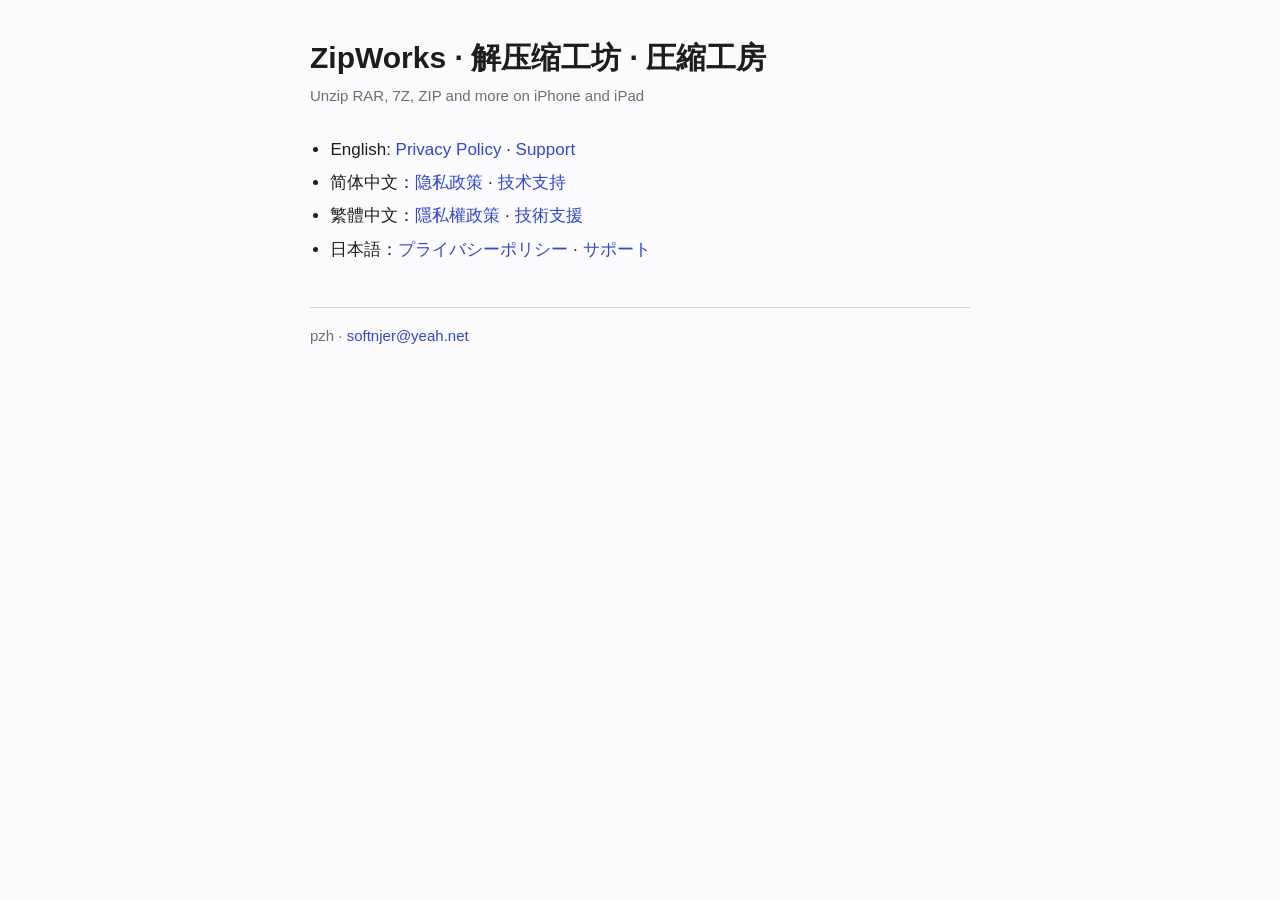
<file: index.html>
<!doctype html>
<html lang="en"><head><meta charset="utf-8"><meta name="viewport" content="width=device-width, initial-scale=1">
<title>ZipWorks</title><link rel="stylesheet" href="style.css"></head>
<body><main><header><h1>ZipWorks · 解压缩工坊 · 圧縮工房</h1></header>
<p class="meta">Unzip RAR, 7Z, ZIP and more on iPhone and iPad</p>
<ul><li>English: <a href="privacy/en.html">Privacy Policy</a> · <a href="support/en.html">Support</a></li><li>简体中文：<a href="privacy/zh-Hans.html">隐私政策</a> · <a href="support/zh-Hans.html">技术支持</a></li><li>繁體中文：<a href="privacy/zh-Hant.html">隱私權政策</a> · <a href="support/zh-Hant.html">技術支援</a></li><li>日本語：<a href="privacy/ja.html">プライバシーポリシー</a> · <a href="support/ja.html">サポート</a></li></ul>
<footer><div>pzh · <a href="mailto:softnjer@yeah.net">softnjer@yeah.net</a></div></footer></main></body></html>
</file>
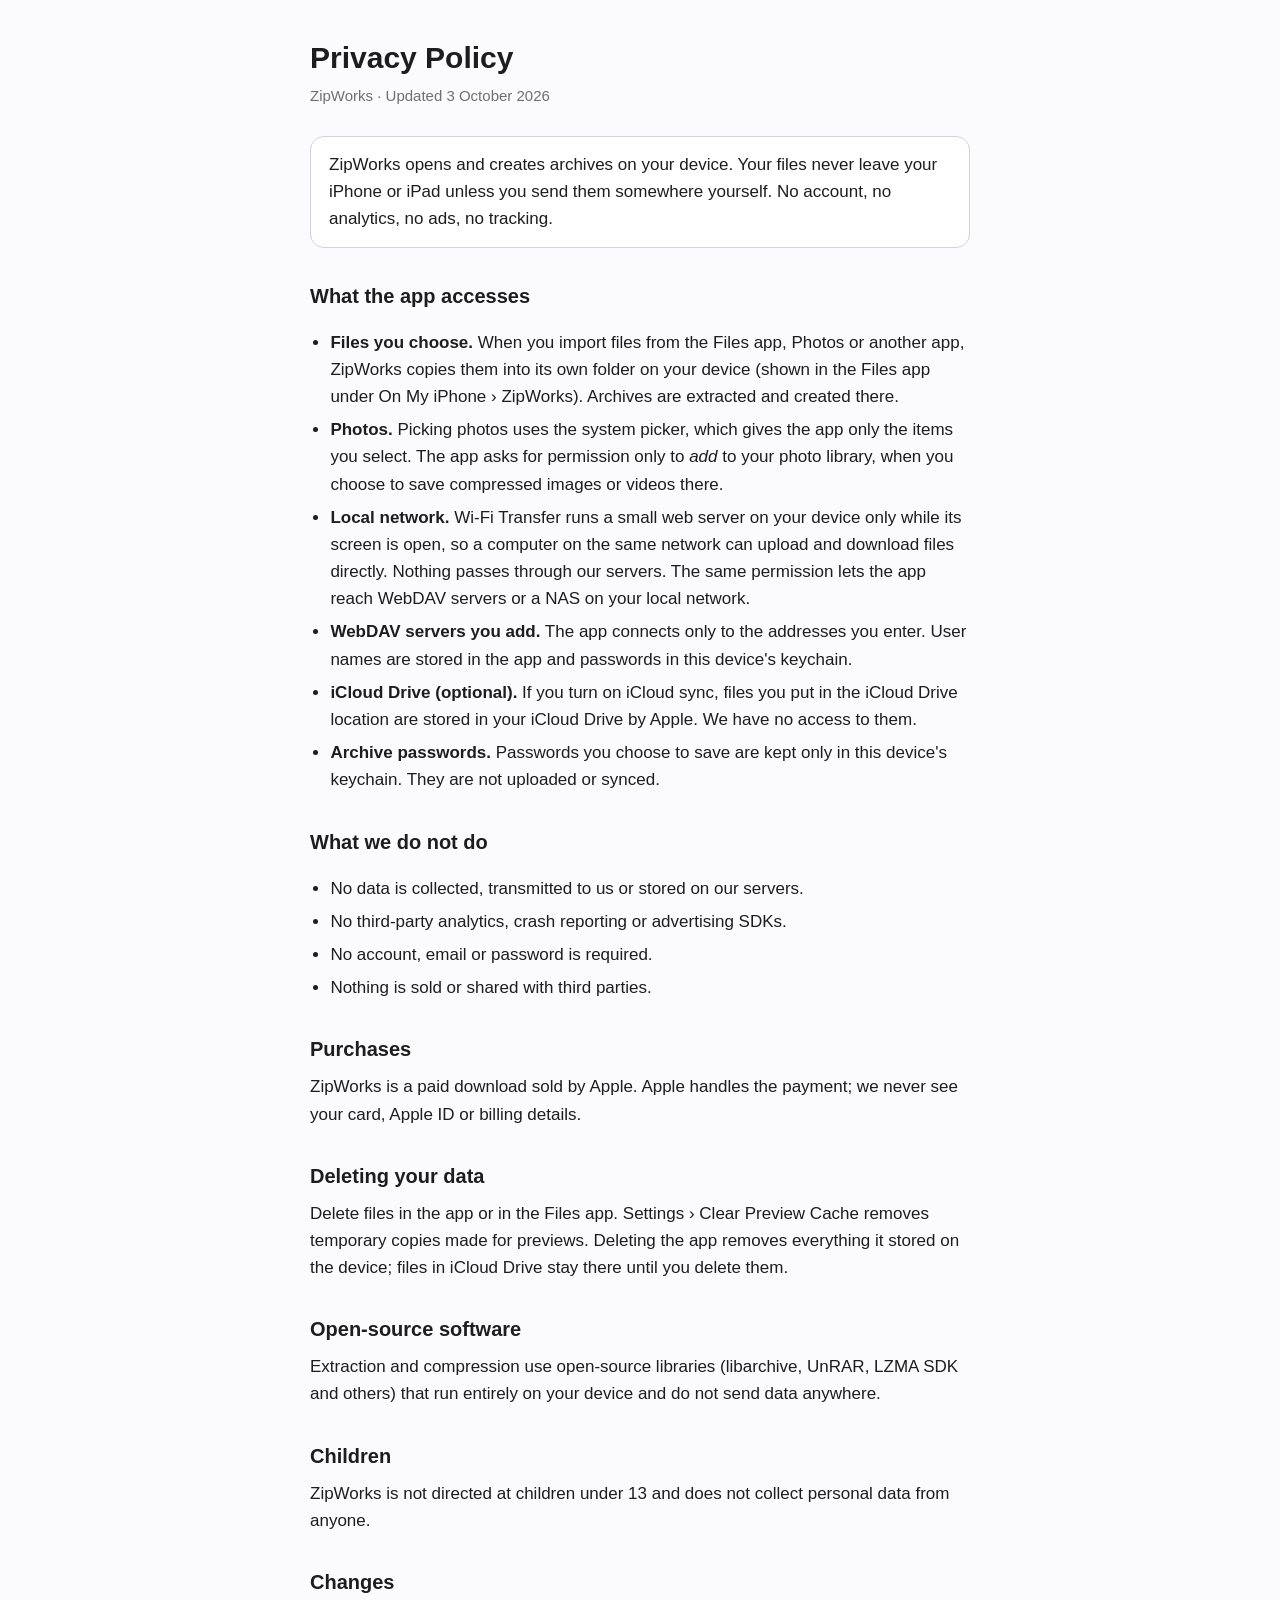
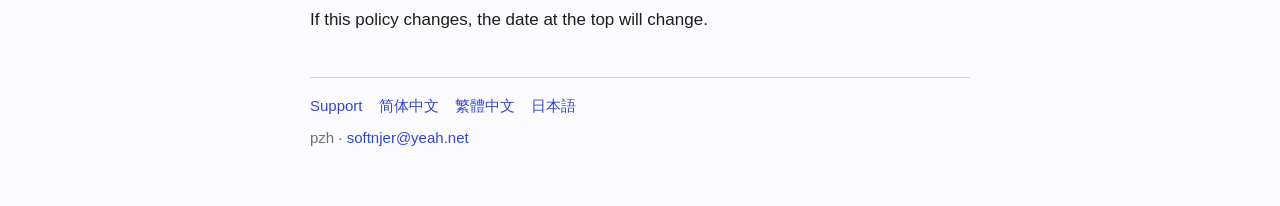
<file: privacy/en.html>
<!doctype html>
<html lang="en">
<head>
<meta charset="utf-8">
<meta name="viewport" content="width=device-width, initial-scale=1">
<title>Privacy Policy — ZipWorks</title>
<link rel="stylesheet" href="../style.css">
</head>
<body>
<main>
<header><h1>Privacy Policy</h1></header>
<p class="meta">ZipWorks · Updated 3 October 2026</p>
<p class="short">ZipWorks opens and creates archives on your device. Your files never leave your iPhone or iPad unless you send them somewhere yourself. No account, no analytics, no ads, no tracking.</p>
<h2>What the app accesses</h2>
<ul><li><b>Files you choose.</b> When you import files from the Files app, Photos or another app, ZipWorks copies them into its own folder on your device (shown in the Files app under On My iPhone › ZipWorks). Archives are extracted and created there.</li><li><b>Photos.</b> Picking photos uses the system picker, which gives the app only the items you select. The app asks for permission only to <i>add</i> to your photo library, when you choose to save compressed images or videos there.</li><li><b>Local network.</b> Wi-Fi Transfer runs a small web server on your device only while its screen is open, so a computer on the same network can upload and download files directly. Nothing passes through our servers. The same permission lets the app reach WebDAV servers or a NAS on your local network.</li><li><b>WebDAV servers you add.</b> The app connects only to the addresses you enter. User names are stored in the app and passwords in this device's keychain.</li><li><b>iCloud Drive (optional).</b> If you turn on iCloud sync, files you put in the iCloud Drive location are stored in your iCloud Drive by Apple. We have no access to them.</li><li><b>Archive passwords.</b> Passwords you choose to save are kept only in this device's keychain. They are not uploaded or synced.</li></ul>
<h2>What we do not do</h2>
<ul><li>No data is collected, transmitted to us or stored on our servers.</li><li>No third-party analytics, crash reporting or advertising SDKs.</li><li>No account, email or password is required.</li><li>Nothing is sold or shared with third parties.</li></ul>
<h2>Purchases</h2>
<p>ZipWorks is a paid download sold by Apple. Apple handles the payment; we never see your card, Apple ID or billing details.</p>
<h2>Deleting your data</h2>
<p>Delete files in the app or in the Files app. Settings › Clear Preview Cache removes temporary copies made for previews. Deleting the app removes everything it stored on the device; files in iCloud Drive stay there until you delete them.</p>
<h2>Open-source software</h2>
<p>Extraction and compression use open-source libraries (libarchive, UnRAR, LZMA SDK and others) that run entirely on your device and do not send data anywhere.</p>
<h2>Children</h2>
<p>ZipWorks is not directed at children under 13 and does not collect personal data from anyone.</p>
<h2>Changes</h2>
<p>If this policy changes, the date at the top will change.</p>
<footer>
<nav><a href="../support/en.html">Support</a> <a href="zh-Hans.html" lang="zh-Hans">简体中文</a> <a href="zh-Hant.html" lang="zh-Hant">繁體中文</a> <a href="ja.html" lang="ja">日本語</a></nav>
<div>pzh · <a href="mailto:softnjer@yeah.net">softnjer@yeah.net</a></div>
</footer>
</main>
</body>
</html>
</file>
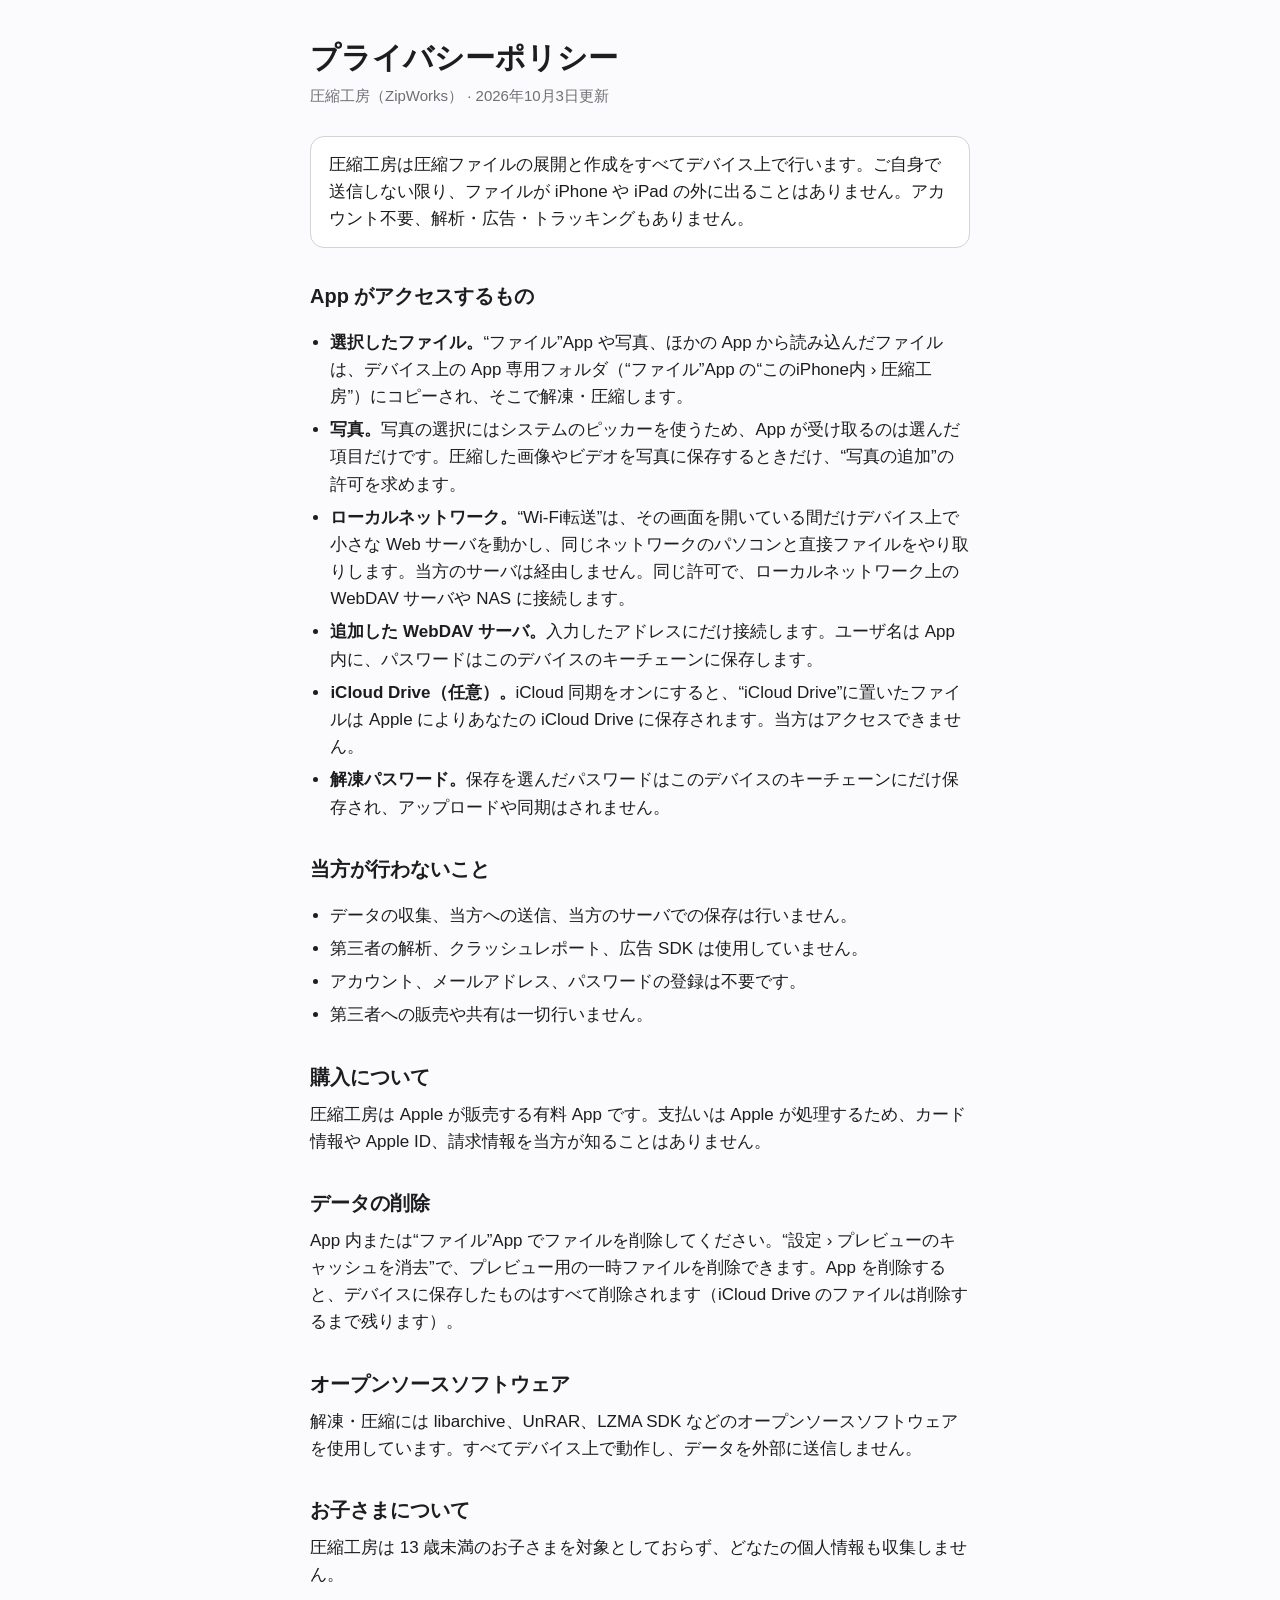
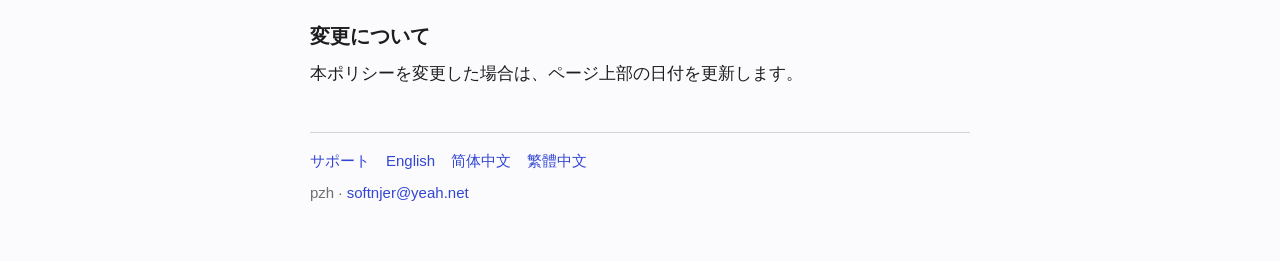
<file: privacy/ja.html>
<!doctype html>
<html lang="ja">
<head>
<meta charset="utf-8">
<meta name="viewport" content="width=device-width, initial-scale=1">
<title>プライバシーポリシー — 圧縮工房（ZipWorks）</title>
<link rel="stylesheet" href="../style.css">
</head>
<body>
<main>
<header><h1>プライバシーポリシー</h1></header>
<p class="meta">圧縮工房（ZipWorks） · 2026年10月3日更新</p>
<p class="short">圧縮工房は圧縮ファイルの展開と作成をすべてデバイス上で行います。ご自身で送信しない限り、ファイルが iPhone や iPad の外に出ることはありません。アカウント不要、解析・広告・トラッキングもありません。</p>
<h2>App がアクセスするもの</h2>
<ul><li><b>選択したファイル。</b>“ファイル”App や写真、ほかの App から読み込んだファイルは、デバイス上の App 専用フォルダ（“ファイル”App の“このiPhone内 › 圧縮工房”）にコピーされ、そこで解凍・圧縮します。</li><li><b>写真。</b>写真の選択にはシステムのピッカーを使うため、App が受け取るのは選んだ項目だけです。圧縮した画像やビデオを写真に保存するときだけ、“写真の追加”の許可を求めます。</li><li><b>ローカルネットワーク。</b>“Wi-Fi転送”は、その画面を開いている間だけデバイス上で小さな Web サーバを動かし、同じネットワークのパソコンと直接ファイルをやり取りします。当方のサーバは経由しません。同じ許可で、ローカルネットワーク上の WebDAV サーバや NAS に接続します。</li><li><b>追加した WebDAV サーバ。</b>入力したアドレスにだけ接続します。ユーザ名は App 内に、パスワードはこのデバイスのキーチェーンに保存します。</li><li><b>iCloud Drive（任意）。</b>iCloud 同期をオンにすると、“iCloud Drive”に置いたファイルは Apple によりあなたの iCloud Drive に保存されます。当方はアクセスできません。</li><li><b>解凍パスワード。</b>保存を選んだパスワードはこのデバイスのキーチェーンにだけ保存され、アップロードや同期はされません。</li></ul>
<h2>当方が行わないこと</h2>
<ul><li>データの収集、当方への送信、当方のサーバでの保存は行いません。</li><li>第三者の解析、クラッシュレポート、広告 SDK は使用していません。</li><li>アカウント、メールアドレス、パスワードの登録は不要です。</li><li>第三者への販売や共有は一切行いません。</li></ul>
<h2>購入について</h2>
<p>圧縮工房は Apple が販売する有料 App です。支払いは Apple が処理するため、カード情報や Apple ID、請求情報を当方が知ることはありません。</p>
<h2>データの削除</h2>
<p>App 内または“ファイル”App でファイルを削除してください。“設定 › プレビューのキャッシュを消去”で、プレビュー用の一時ファイルを削除できます。App を削除すると、デバイスに保存したものはすべて削除されます（iCloud Drive のファイルは削除するまで残ります）。</p>
<h2>オープンソースソフトウェア</h2>
<p>解凍・圧縮には libarchive、UnRAR、LZMA SDK などのオープンソースソフトウェアを使用しています。すべてデバイス上で動作し、データを外部に送信しません。</p>
<h2>お子さまについて</h2>
<p>圧縮工房は 13 歳未満のお子さまを対象としておらず、どなたの個人情報も収集しません。</p>
<h2>変更について</h2>
<p>本ポリシーを変更した場合は、ページ上部の日付を更新します。</p>
<footer>
<nav><a href="../support/ja.html">サポート</a> <a href="en.html" lang="en">English</a> <a href="zh-Hans.html" lang="zh-Hans">简体中文</a> <a href="zh-Hant.html" lang="zh-Hant">繁體中文</a></nav>
<div>pzh · <a href="mailto:softnjer@yeah.net">softnjer@yeah.net</a></div>
</footer>
</main>
</body>
</html>
</file>
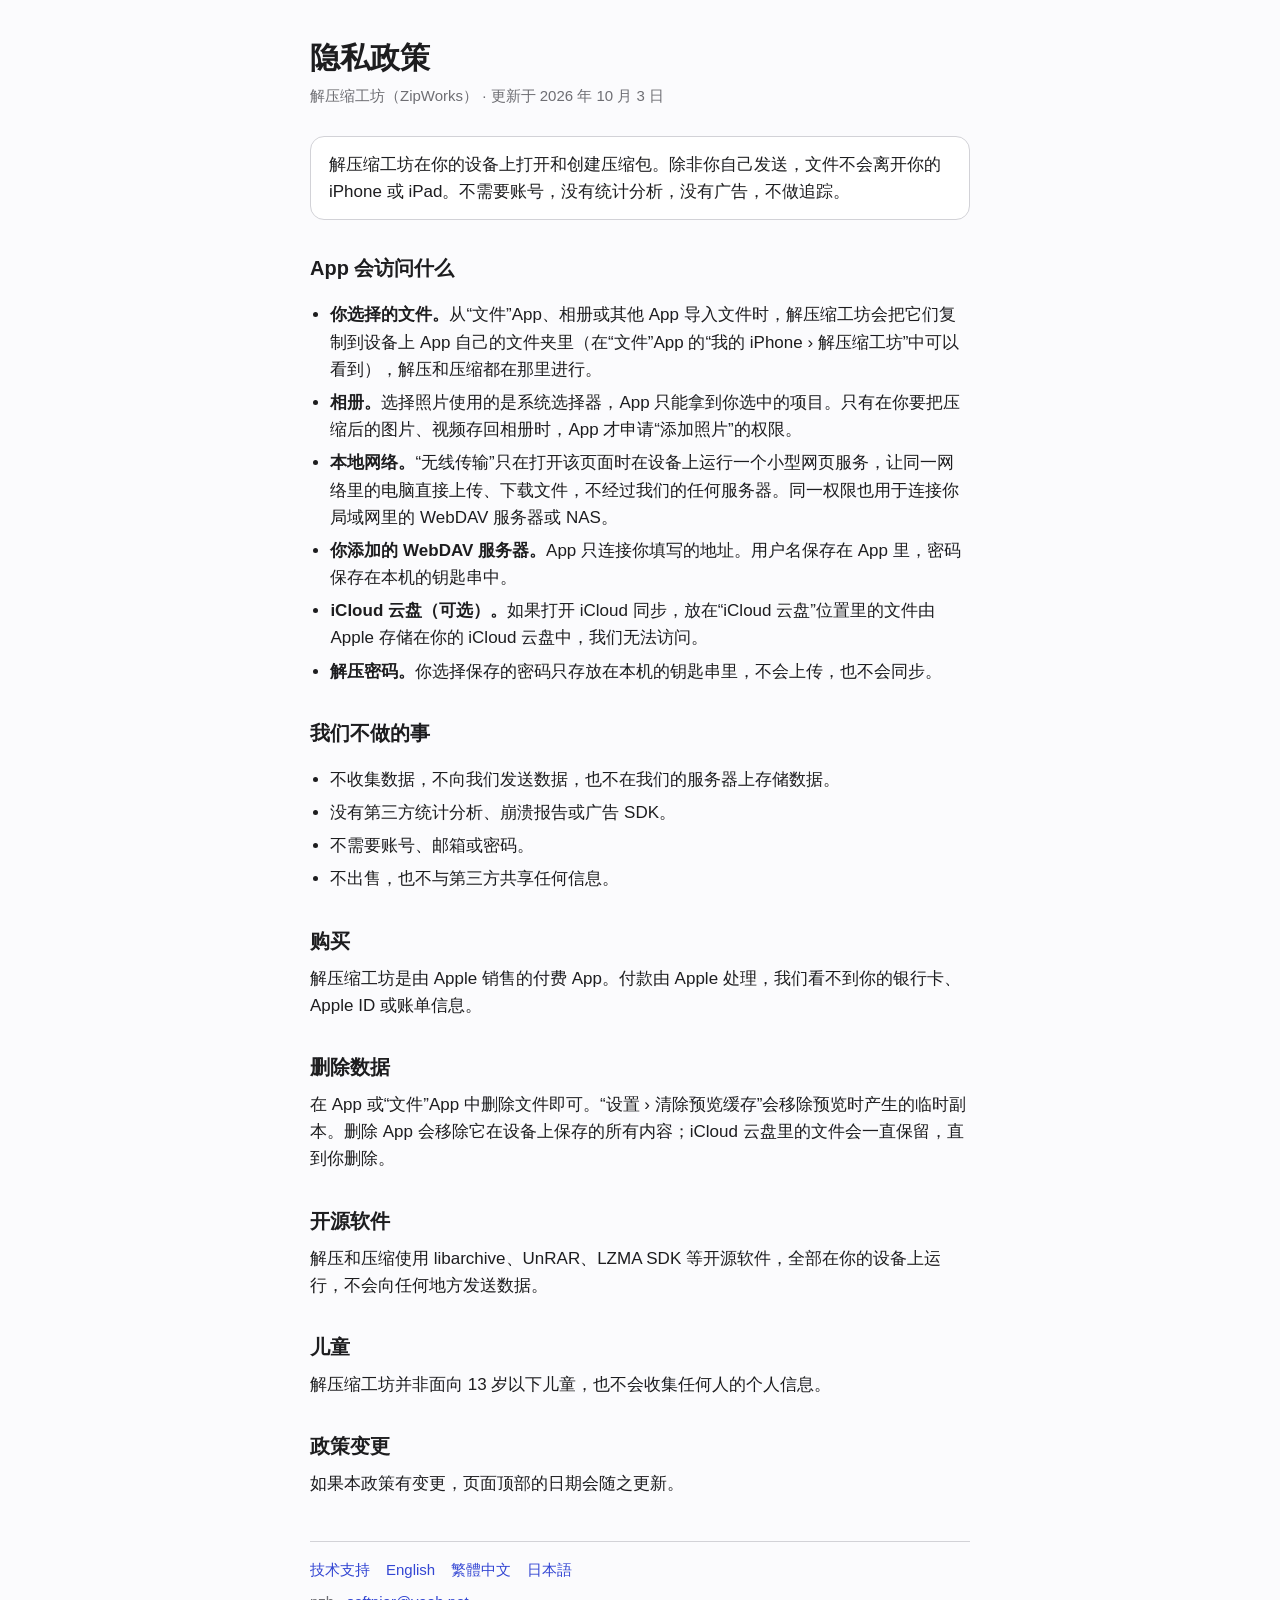
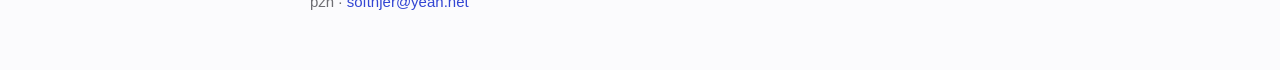
<file: privacy/zh-Hans.html>
<!doctype html>
<html lang="zh-Hans">
<head>
<meta charset="utf-8">
<meta name="viewport" content="width=device-width, initial-scale=1">
<title>隐私政策 — 解压缩工坊（ZipWorks）</title>
<link rel="stylesheet" href="../style.css">
</head>
<body>
<main>
<header><h1>隐私政策</h1></header>
<p class="meta">解压缩工坊（ZipWorks） · 更新于 2026 年 10 月 3 日</p>
<p class="short">解压缩工坊在你的设备上打开和创建压缩包。除非你自己发送，文件不会离开你的 iPhone 或 iPad。不需要账号，没有统计分析，没有广告，不做追踪。</p>
<h2>App 会访问什么</h2>
<ul><li><b>你选择的文件。</b>从“文件”App、相册或其他 App 导入文件时，解压缩工坊会把它们复制到设备上 App 自己的文件夹里（在“文件”App 的“我的 iPhone › 解压缩工坊”中可以看到），解压和压缩都在那里进行。</li><li><b>相册。</b>选择照片使用的是系统选择器，App 只能拿到你选中的项目。只有在你要把压缩后的图片、视频存回相册时，App 才申请“添加照片”的权限。</li><li><b>本地网络。</b>“无线传输”只在打开该页面时在设备上运行一个小型网页服务，让同一网络里的电脑直接上传、下载文件，不经过我们的任何服务器。同一权限也用于连接你局域网里的 WebDAV 服务器或 NAS。</li><li><b>你添加的 WebDAV 服务器。</b>App 只连接你填写的地址。用户名保存在 App 里，密码保存在本机的钥匙串中。</li><li><b>iCloud 云盘（可选）。</b>如果打开 iCloud 同步，放在“iCloud 云盘”位置里的文件由 Apple 存储在你的 iCloud 云盘中，我们无法访问。</li><li><b>解压密码。</b>你选择保存的密码只存放在本机的钥匙串里，不会上传，也不会同步。</li></ul>
<h2>我们不做的事</h2>
<ul><li>不收集数据，不向我们发送数据，也不在我们的服务器上存储数据。</li><li>没有第三方统计分析、崩溃报告或广告 SDK。</li><li>不需要账号、邮箱或密码。</li><li>不出售，也不与第三方共享任何信息。</li></ul>
<h2>购买</h2>
<p>解压缩工坊是由 Apple 销售的付费 App。付款由 Apple 处理，我们看不到你的银行卡、Apple ID 或账单信息。</p>
<h2>删除数据</h2>
<p>在 App 或“文件”App 中删除文件即可。“设置 › 清除预览缓存”会移除预览时产生的临时副本。删除 App 会移除它在设备上保存的所有内容；iCloud 云盘里的文件会一直保留，直到你删除。</p>
<h2>开源软件</h2>
<p>解压和压缩使用 libarchive、UnRAR、LZMA SDK 等开源软件，全部在你的设备上运行，不会向任何地方发送数据。</p>
<h2>儿童</h2>
<p>解压缩工坊并非面向 13 岁以下儿童，也不会收集任何人的个人信息。</p>
<h2>政策变更</h2>
<p>如果本政策有变更，页面顶部的日期会随之更新。</p>
<footer>
<nav><a href="../support/zh-Hans.html">技术支持</a> <a href="en.html" lang="en">English</a> <a href="zh-Hant.html" lang="zh-Hant">繁體中文</a> <a href="ja.html" lang="ja">日本語</a></nav>
<div>pzh · <a href="mailto:softnjer@yeah.net">softnjer@yeah.net</a></div>
</footer>
</main>
</body>
</html>
</file>
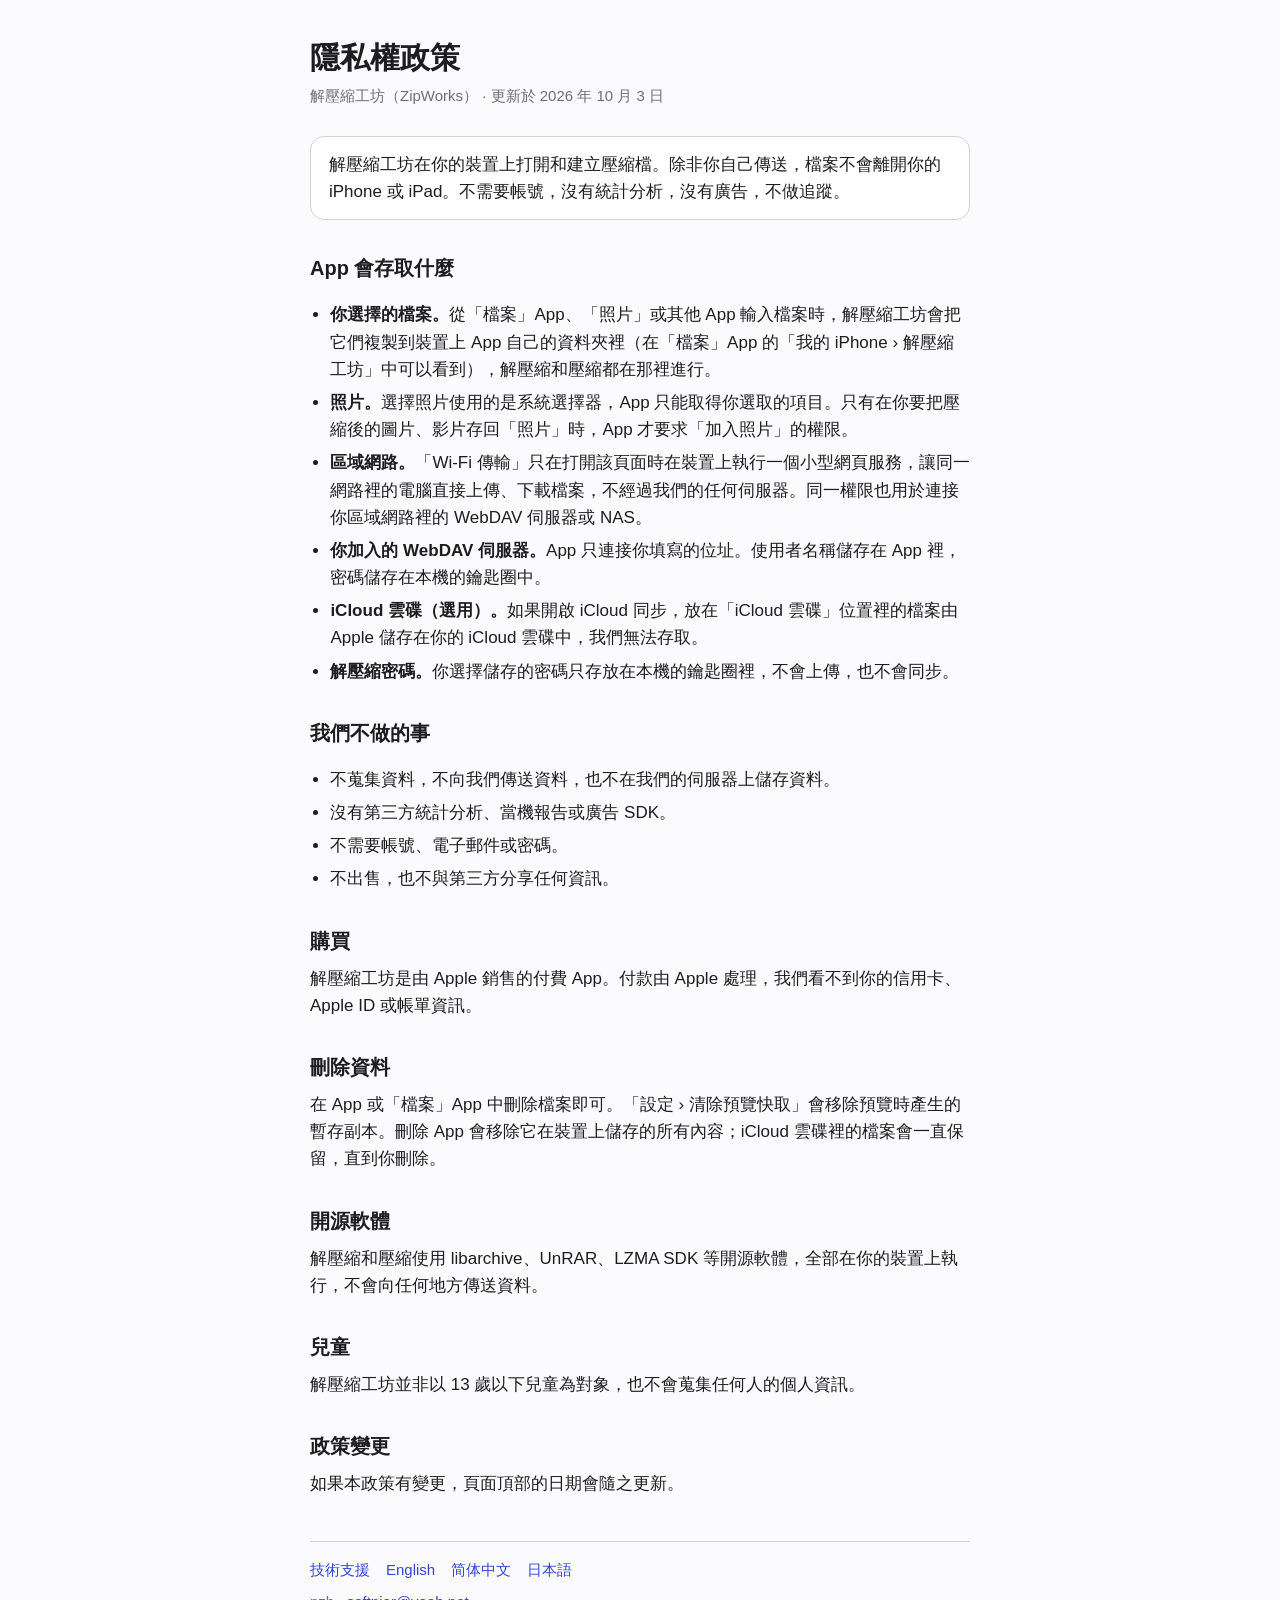
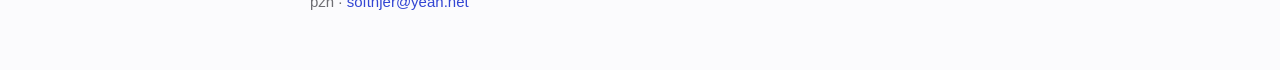
<file: privacy/zh-Hant.html>
<!doctype html>
<html lang="zh-Hant">
<head>
<meta charset="utf-8">
<meta name="viewport" content="width=device-width, initial-scale=1">
<title>隱私權政策 — 解壓縮工坊（ZipWorks）</title>
<link rel="stylesheet" href="../style.css">
</head>
<body>
<main>
<header><h1>隱私權政策</h1></header>
<p class="meta">解壓縮工坊（ZipWorks） · 更新於 2026 年 10 月 3 日</p>
<p class="short">解壓縮工坊在你的裝置上打開和建立壓縮檔。除非你自己傳送，檔案不會離開你的 iPhone 或 iPad。不需要帳號，沒有統計分析，沒有廣告，不做追蹤。</p>
<h2>App 會存取什麼</h2>
<ul><li><b>你選擇的檔案。</b>從「檔案」App、「照片」或其他 App 輸入檔案時，解壓縮工坊會把它們複製到裝置上 App 自己的資料夾裡（在「檔案」App 的「我的 iPhone › 解壓縮工坊」中可以看到），解壓縮和壓縮都在那裡進行。</li><li><b>照片。</b>選擇照片使用的是系統選擇器，App 只能取得你選取的項目。只有在你要把壓縮後的圖片、影片存回「照片」時，App 才要求「加入照片」的權限。</li><li><b>區域網路。</b>「Wi-Fi 傳輸」只在打開該頁面時在裝置上執行一個小型網頁服務，讓同一網路裡的電腦直接上傳、下載檔案，不經過我們的任何伺服器。同一權限也用於連接你區域網路裡的 WebDAV 伺服器或 NAS。</li><li><b>你加入的 WebDAV 伺服器。</b>App 只連接你填寫的位址。使用者名稱儲存在 App 裡，密碼儲存在本機的鑰匙圈中。</li><li><b>iCloud 雲碟（選用）。</b>如果開啟 iCloud 同步，放在「iCloud 雲碟」位置裡的檔案由 Apple 儲存在你的 iCloud 雲碟中，我們無法存取。</li><li><b>解壓縮密碼。</b>你選擇儲存的密碼只存放在本機的鑰匙圈裡，不會上傳，也不會同步。</li></ul>
<h2>我們不做的事</h2>
<ul><li>不蒐集資料，不向我們傳送資料，也不在我們的伺服器上儲存資料。</li><li>沒有第三方統計分析、當機報告或廣告 SDK。</li><li>不需要帳號、電子郵件或密碼。</li><li>不出售，也不與第三方分享任何資訊。</li></ul>
<h2>購買</h2>
<p>解壓縮工坊是由 Apple 銷售的付費 App。付款由 Apple 處理，我們看不到你的信用卡、Apple ID 或帳單資訊。</p>
<h2>刪除資料</h2>
<p>在 App 或「檔案」App 中刪除檔案即可。「設定 › 清除預覽快取」會移除預覽時產生的暫存副本。刪除 App 會移除它在裝置上儲存的所有內容；iCloud 雲碟裡的檔案會一直保留，直到你刪除。</p>
<h2>開源軟體</h2>
<p>解壓縮和壓縮使用 libarchive、UnRAR、LZMA SDK 等開源軟體，全部在你的裝置上執行，不會向任何地方傳送資料。</p>
<h2>兒童</h2>
<p>解壓縮工坊並非以 13 歲以下兒童為對象，也不會蒐集任何人的個人資訊。</p>
<h2>政策變更</h2>
<p>如果本政策有變更，頁面頂部的日期會隨之更新。</p>
<footer>
<nav><a href="../support/zh-Hant.html">技術支援</a> <a href="en.html" lang="en">English</a> <a href="zh-Hans.html" lang="zh-Hans">简体中文</a> <a href="ja.html" lang="ja">日本語</a></nav>
<div>pzh · <a href="mailto:softnjer@yeah.net">softnjer@yeah.net</a></div>
</footer>
</main>
</body>
</html>
</file>
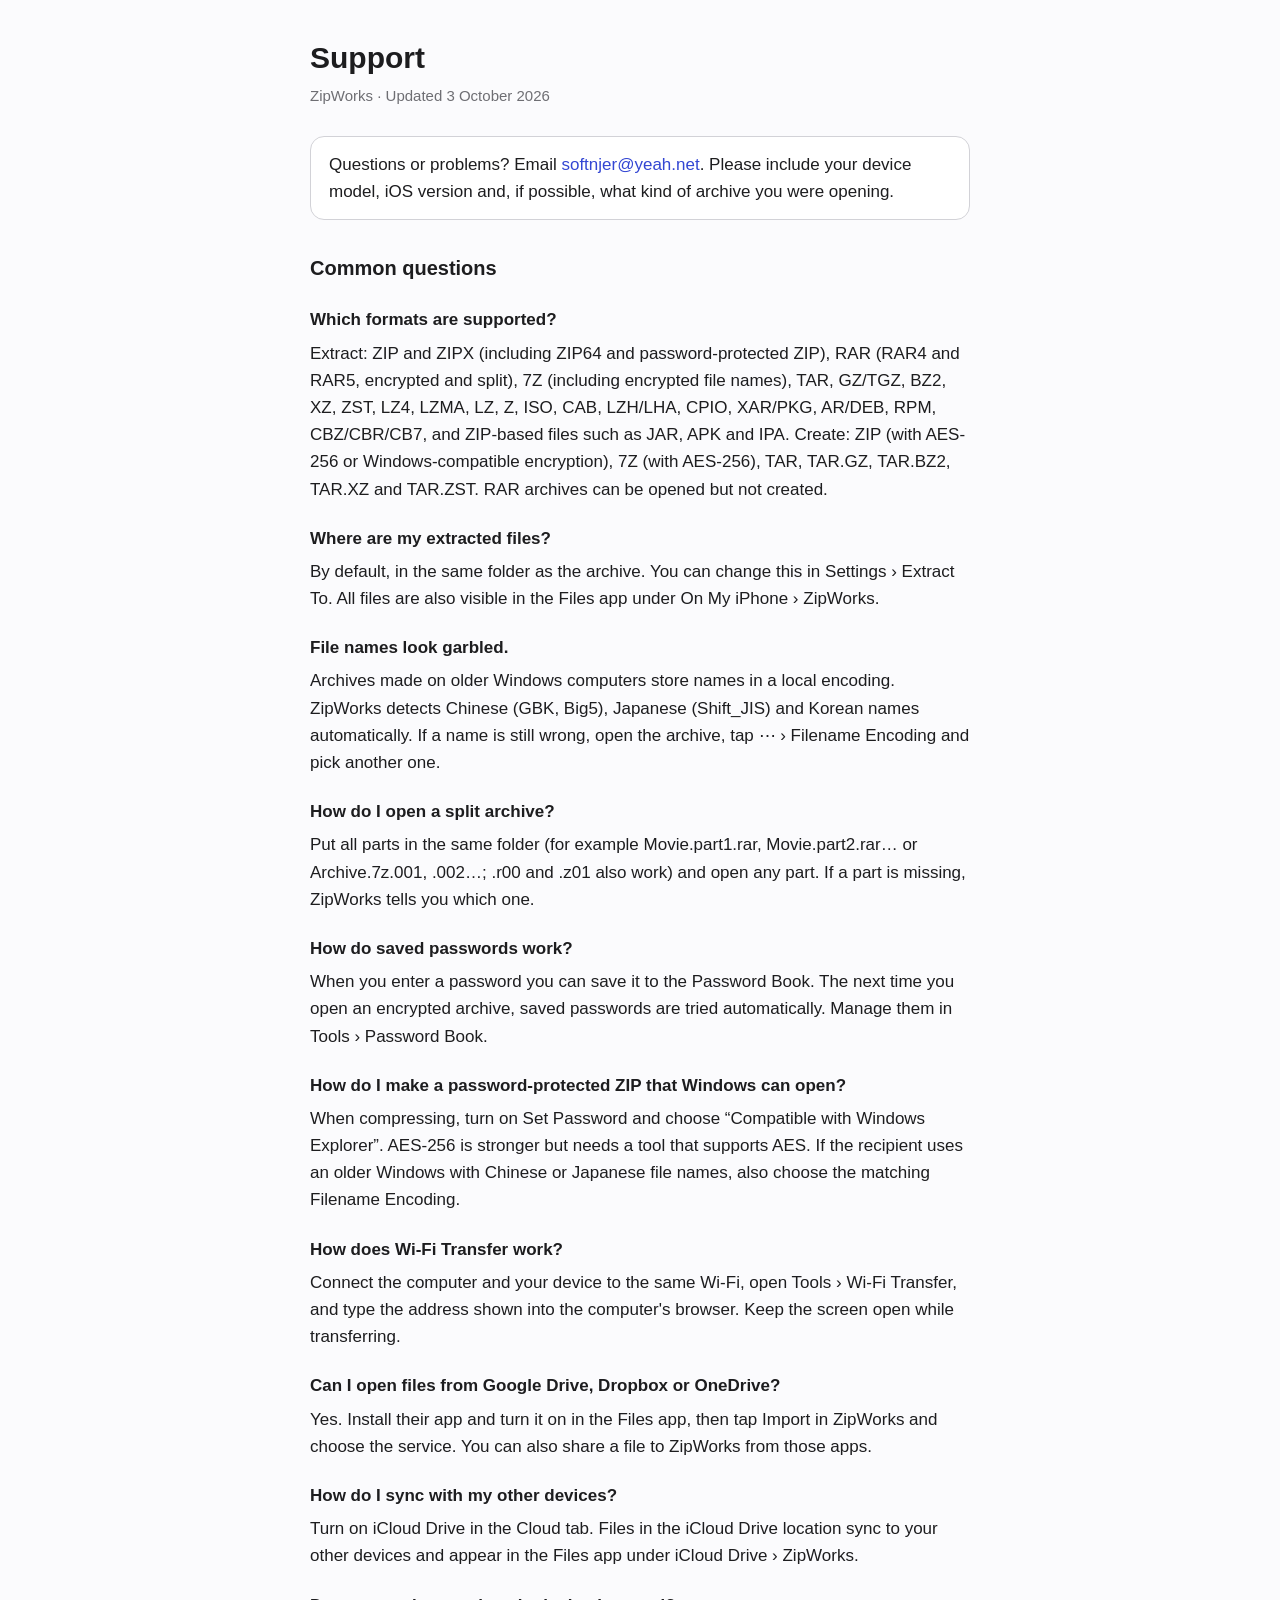
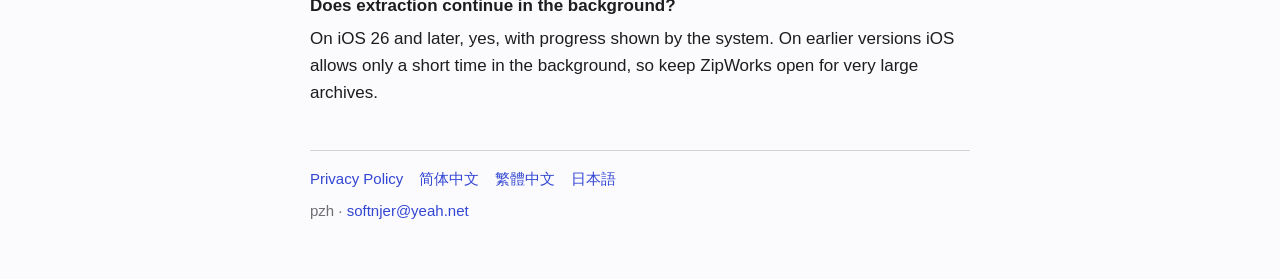
<file: support/en.html>
<!doctype html>
<html lang="en">
<head>
<meta charset="utf-8">
<meta name="viewport" content="width=device-width, initial-scale=1">
<title>Support — ZipWorks</title>
<link rel="stylesheet" href="../style.css">
</head>
<body>
<main>
<header><h1>Support</h1></header>
<p class="meta">ZipWorks · Updated 3 October 2026</p>
<p class="short">Questions or problems? Email <a href="mailto:softnjer@yeah.net">softnjer@yeah.net</a>. Please include your device model, iOS version and, if possible, what kind of archive you were opening.</p>
<h2>Common questions</h2>
<h3>Which formats are supported?</h3>
<p>Extract: ZIP and ZIPX (including ZIP64 and password-protected ZIP), RAR (RAR4 and RAR5, encrypted and split), 7Z (including encrypted file names), TAR, GZ/TGZ, BZ2, XZ, ZST, LZ4, LZMA, LZ, Z, ISO, CAB, LZH/LHA, CPIO, XAR/PKG, AR/DEB, RPM, CBZ/CBR/CB7, and ZIP-based files such as JAR, APK and IPA. Create: ZIP (with AES-256 or Windows-compatible encryption), 7Z (with AES-256), TAR, TAR.GZ, TAR.BZ2, TAR.XZ and TAR.ZST. RAR archives can be opened but not created.</p>
<h3>Where are my extracted files?</h3>
<p>By default, in the same folder as the archive. You can change this in Settings › Extract To. All files are also visible in the Files app under On My iPhone › ZipWorks.</p>
<h3>File names look garbled.</h3>
<p>Archives made on older Windows computers store names in a local encoding. ZipWorks detects Chinese (GBK, Big5), Japanese (Shift_JIS) and Korean names automatically. If a name is still wrong, open the archive, tap ⋯ › Filename Encoding and pick another one.</p>
<h3>How do I open a split archive?</h3>
<p>Put all parts in the same folder (for example Movie.part1.rar, Movie.part2.rar… or Archive.7z.001, .002…; .r00 and .z01 also work) and open any part. If a part is missing, ZipWorks tells you which one.</p>
<h3>How do saved passwords work?</h3>
<p>When you enter a password you can save it to the Password Book. The next time you open an encrypted archive, saved passwords are tried automatically. Manage them in Tools › Password Book.</p>
<h3>How do I make a password-protected ZIP that Windows can open?</h3>
<p>When compressing, turn on Set Password and choose “Compatible with Windows Explorer”. AES-256 is stronger but needs a tool that supports AES. If the recipient uses an older Windows with Chinese or Japanese file names, also choose the matching Filename Encoding.</p>
<h3>How does Wi-Fi Transfer work?</h3>
<p>Connect the computer and your device to the same Wi-Fi, open Tools › Wi-Fi Transfer, and type the address shown into the computer&#x27;s browser. Keep the screen open while transferring.</p>
<h3>Can I open files from Google Drive, Dropbox or OneDrive?</h3>
<p>Yes. Install their app and turn it on in the Files app, then tap Import in ZipWorks and choose the service. You can also share a file to ZipWorks from those apps.</p>
<h3>How do I sync with my other devices?</h3>
<p>Turn on iCloud Drive in the Cloud tab. Files in the iCloud Drive location sync to your other devices and appear in the Files app under iCloud Drive › ZipWorks.</p>
<h3>Does extraction continue in the background?</h3>
<p>On iOS 26 and later, yes, with progress shown by the system. On earlier versions iOS allows only a short time in the background, so keep ZipWorks open for very large archives.</p>
<footer>
<nav><a href="../privacy/en.html">Privacy Policy</a> <a href="zh-Hans.html" lang="zh-Hans">简体中文</a> <a href="zh-Hant.html" lang="zh-Hant">繁體中文</a> <a href="ja.html" lang="ja">日本語</a></nav>
<div>pzh · <a href="mailto:softnjer@yeah.net">softnjer@yeah.net</a></div>
</footer>
</main>
</body>
</html>
</file>
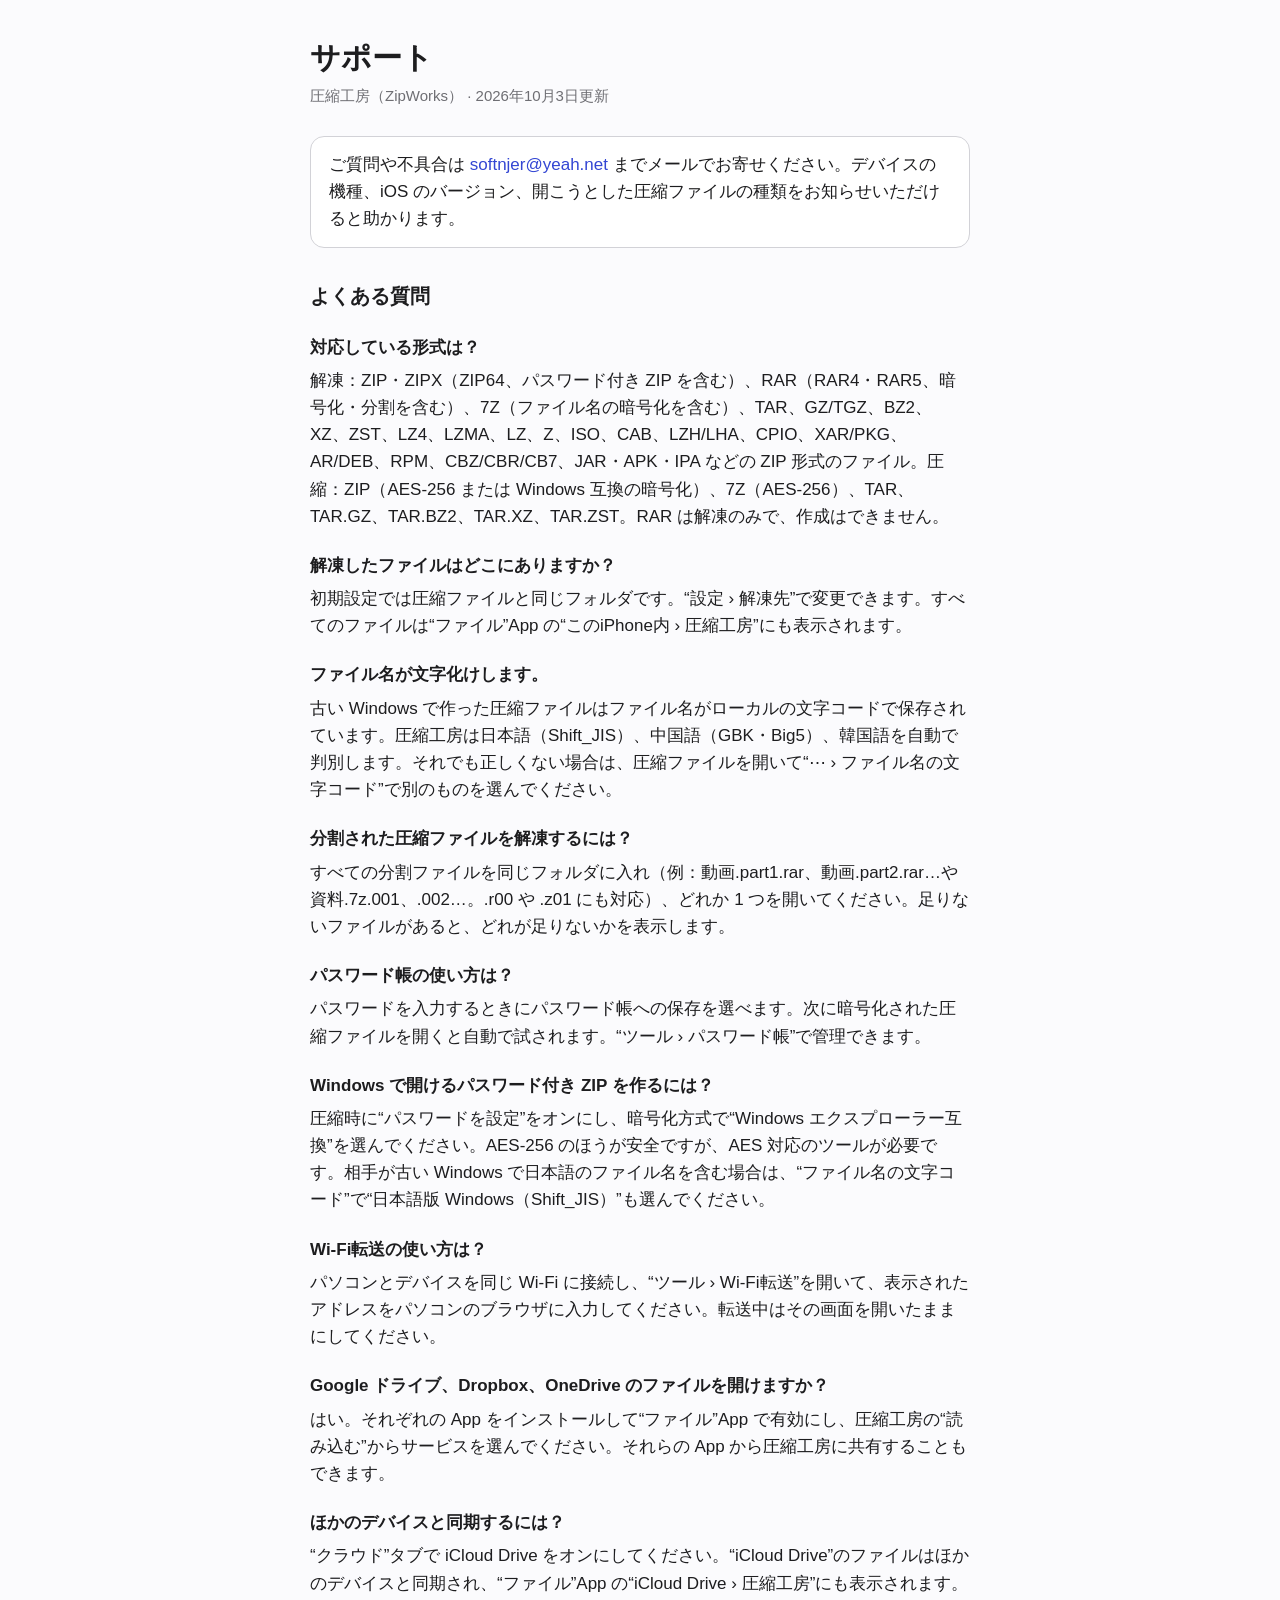
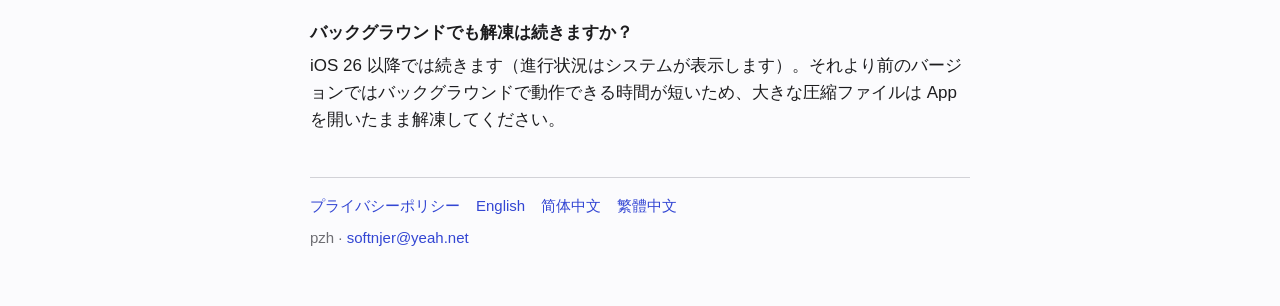
<file: support/ja.html>
<!doctype html>
<html lang="ja">
<head>
<meta charset="utf-8">
<meta name="viewport" content="width=device-width, initial-scale=1">
<title>サポート — 圧縮工房（ZipWorks）</title>
<link rel="stylesheet" href="../style.css">
</head>
<body>
<main>
<header><h1>サポート</h1></header>
<p class="meta">圧縮工房（ZipWorks） · 2026年10月3日更新</p>
<p class="short">ご質問や不具合は <a href="mailto:softnjer@yeah.net">softnjer@yeah.net</a> までメールでお寄せください。デバイスの機種、iOS のバージョン、開こうとした圧縮ファイルの種類をお知らせいただけると助かります。</p>
<h2>よくある質問</h2>
<h3>対応している形式は？</h3>
<p>解凍：ZIP・ZIPX（ZIP64、パスワード付き ZIP を含む）、RAR（RAR4・RAR5、暗号化・分割を含む）、7Z（ファイル名の暗号化を含む）、TAR、GZ/TGZ、BZ2、XZ、ZST、LZ4、LZMA、LZ、Z、ISO、CAB、LZH/LHA、CPIO、XAR/PKG、AR/DEB、RPM、CBZ/CBR/CB7、JAR・APK・IPA などの ZIP 形式のファイル。圧縮：ZIP（AES-256 または Windows 互換の暗号化）、7Z（AES-256）、TAR、TAR.GZ、TAR.BZ2、TAR.XZ、TAR.ZST。RAR は解凍のみで、作成はできません。</p>
<h3>解凍したファイルはどこにありますか？</h3>
<p>初期設定では圧縮ファイルと同じフォルダです。“設定 › 解凍先”で変更できます。すべてのファイルは“ファイル”App の“このiPhone内 › 圧縮工房”にも表示されます。</p>
<h3>ファイル名が文字化けします。</h3>
<p>古い Windows で作った圧縮ファイルはファイル名がローカルの文字コードで保存されています。圧縮工房は日本語（Shift_JIS）、中国語（GBK・Big5）、韓国語を自動で判別します。それでも正しくない場合は、圧縮ファイルを開いて“⋯ › ファイル名の文字コード”で別のものを選んでください。</p>
<h3>分割された圧縮ファイルを解凍するには？</h3>
<p>すべての分割ファイルを同じフォルダに入れ（例：動画.part1.rar、動画.part2.rar…や 資料.7z.001、.002…。.r00 や .z01 にも対応）、どれか 1 つを開いてください。足りないファイルがあると、どれが足りないかを表示します。</p>
<h3>パスワード帳の使い方は？</h3>
<p>パスワードを入力するときにパスワード帳への保存を選べます。次に暗号化された圧縮ファイルを開くと自動で試されます。“ツール › パスワード帳”で管理できます。</p>
<h3>Windows で開けるパスワード付き ZIP を作るには？</h3>
<p>圧縮時に“パスワードを設定”をオンにし、暗号化方式で“Windows エクスプローラー互換”を選んでください。AES-256 のほうが安全ですが、AES 対応のツールが必要です。相手が古い Windows で日本語のファイル名を含む場合は、“ファイル名の文字コード”で“日本語版 Windows（Shift_JIS）”も選んでください。</p>
<h3>Wi-Fi転送の使い方は？</h3>
<p>パソコンとデバイスを同じ Wi-Fi に接続し、“ツール › Wi-Fi転送”を開いて、表示されたアドレスをパソコンのブラウザに入力してください。転送中はその画面を開いたままにしてください。</p>
<h3>Google ドライブ、Dropbox、OneDrive のファイルを開けますか？</h3>
<p>はい。それぞれの App をインストールして“ファイル”App で有効にし、圧縮工房の“読み込む”からサービスを選んでください。それらの App から圧縮工房に共有することもできます。</p>
<h3>ほかのデバイスと同期するには？</h3>
<p>“クラウド”タブで iCloud Drive をオンにしてください。“iCloud Drive”のファイルはほかのデバイスと同期され、“ファイル”App の“iCloud Drive › 圧縮工房”にも表示されます。</p>
<h3>バックグラウンドでも解凍は続きますか？</h3>
<p>iOS 26 以降では続きます（進行状況はシステムが表示します）。それより前のバージョンではバックグラウンドで動作できる時間が短いため、大きな圧縮ファイルは App を開いたまま解凍してください。</p>
<footer>
<nav><a href="../privacy/ja.html">プライバシーポリシー</a> <a href="en.html" lang="en">English</a> <a href="zh-Hans.html" lang="zh-Hans">简体中文</a> <a href="zh-Hant.html" lang="zh-Hant">繁體中文</a></nav>
<div>pzh · <a href="mailto:softnjer@yeah.net">softnjer@yeah.net</a></div>
</footer>
</main>
</body>
</html>
</file>
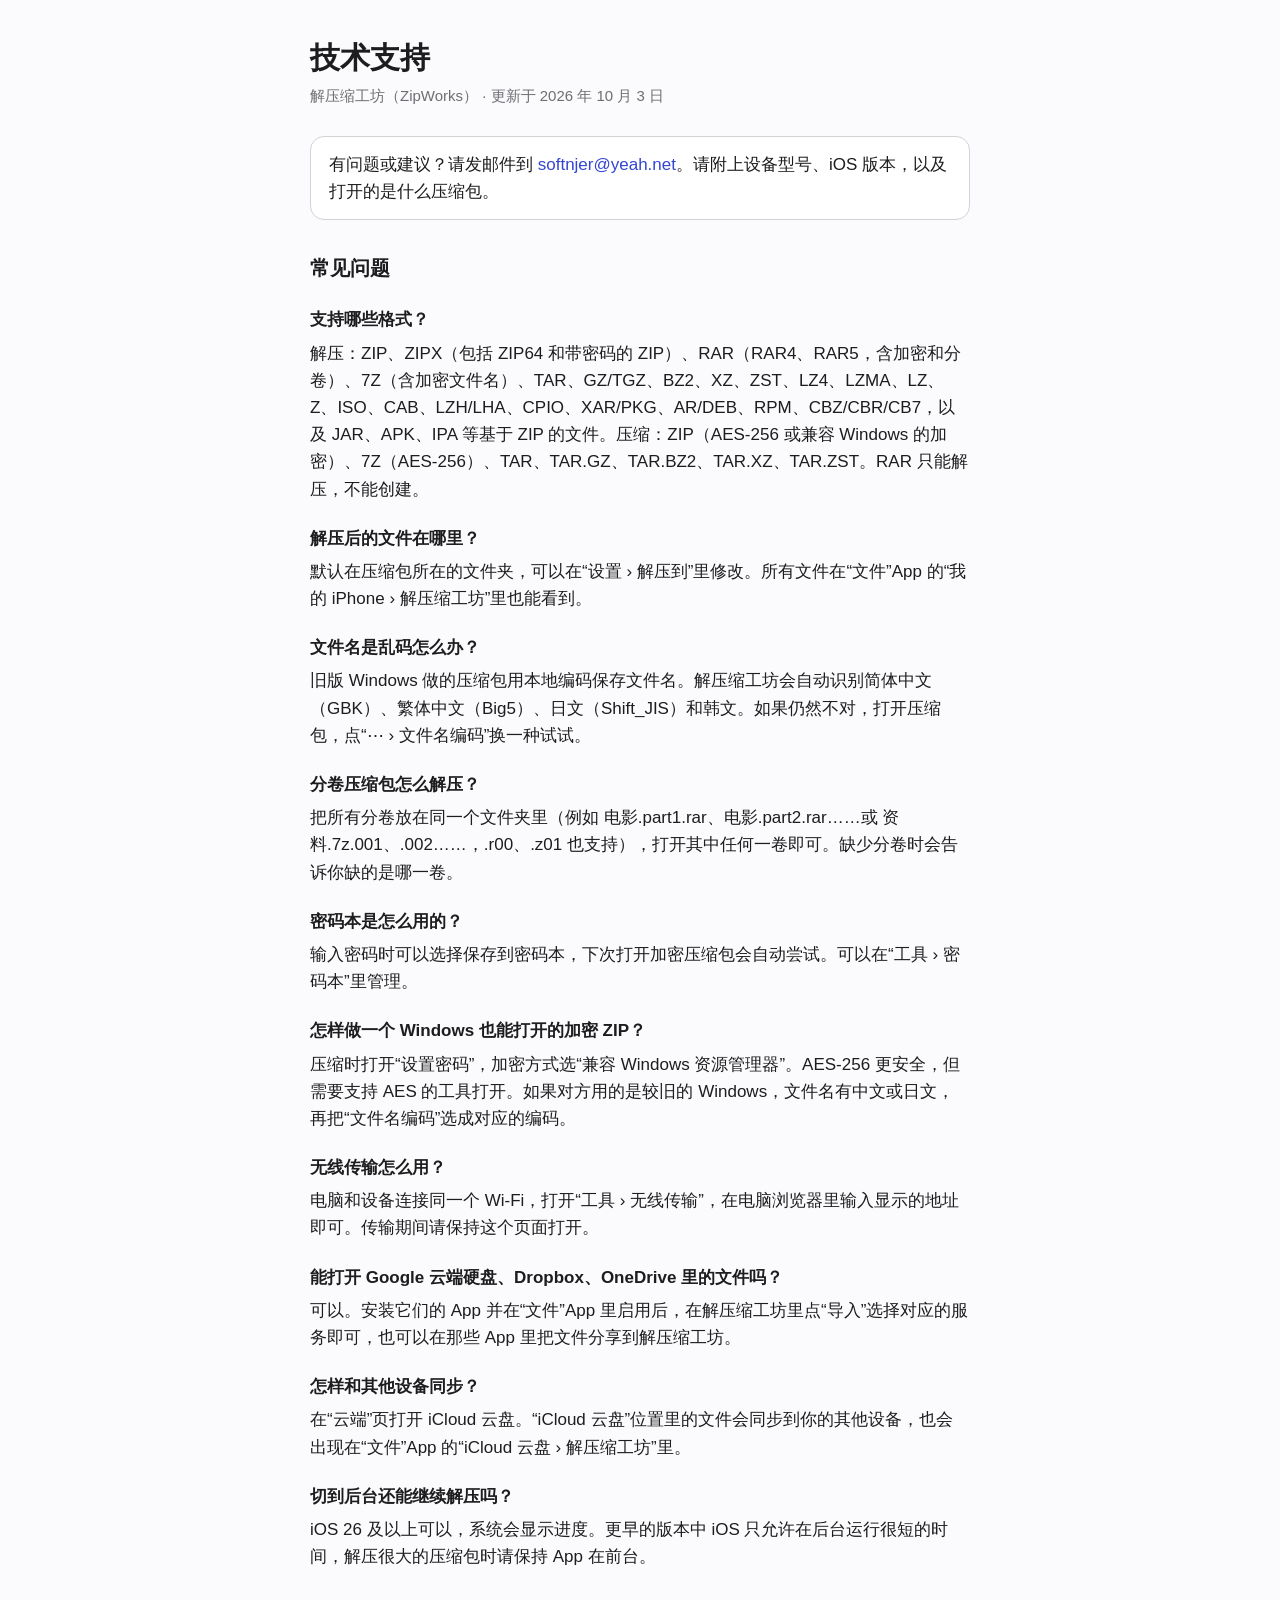
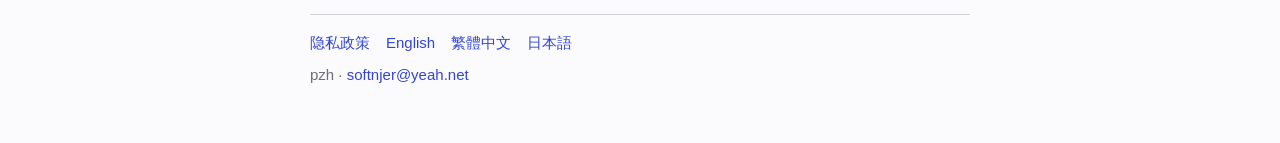
<file: support/zh-Hans.html>
<!doctype html>
<html lang="zh-Hans">
<head>
<meta charset="utf-8">
<meta name="viewport" content="width=device-width, initial-scale=1">
<title>技术支持 — 解压缩工坊（ZipWorks）</title>
<link rel="stylesheet" href="../style.css">
</head>
<body>
<main>
<header><h1>技术支持</h1></header>
<p class="meta">解压缩工坊（ZipWorks） · 更新于 2026 年 10 月 3 日</p>
<p class="short">有问题或建议？请发邮件到 <a href="mailto:softnjer@yeah.net">softnjer@yeah.net</a>。请附上设备型号、iOS 版本，以及打开的是什么压缩包。</p>
<h2>常见问题</h2>
<h3>支持哪些格式？</h3>
<p>解压：ZIP、ZIPX（包括 ZIP64 和带密码的 ZIP）、RAR（RAR4、RAR5，含加密和分卷）、7Z（含加密文件名）、TAR、GZ/TGZ、BZ2、XZ、ZST、LZ4、LZMA、LZ、Z、ISO、CAB、LZH/LHA、CPIO、XAR/PKG、AR/DEB、RPM、CBZ/CBR/CB7，以及 JAR、APK、IPA 等基于 ZIP 的文件。压缩：ZIP（AES-256 或兼容 Windows 的加密）、7Z（AES-256）、TAR、TAR.GZ、TAR.BZ2、TAR.XZ、TAR.ZST。RAR 只能解压，不能创建。</p>
<h3>解压后的文件在哪里？</h3>
<p>默认在压缩包所在的文件夹，可以在“设置 › 解压到”里修改。所有文件在“文件”App 的“我的 iPhone › 解压缩工坊”里也能看到。</p>
<h3>文件名是乱码怎么办？</h3>
<p>旧版 Windows 做的压缩包用本地编码保存文件名。解压缩工坊会自动识别简体中文（GBK）、繁体中文（Big5）、日文（Shift_JIS）和韩文。如果仍然不对，打开压缩包，点“⋯ › 文件名编码”换一种试试。</p>
<h3>分卷压缩包怎么解压？</h3>
<p>把所有分卷放在同一个文件夹里（例如 电影.part1.rar、电影.part2.rar……或 资料.7z.001、.002……，.r00、.z01 也支持），打开其中任何一卷即可。缺少分卷时会告诉你缺的是哪一卷。</p>
<h3>密码本是怎么用的？</h3>
<p>输入密码时可以选择保存到密码本，下次打开加密压缩包会自动尝试。可以在“工具 › 密码本”里管理。</p>
<h3>怎样做一个 Windows 也能打开的加密 ZIP？</h3>
<p>压缩时打开“设置密码”，加密方式选“兼容 Windows 资源管理器”。AES-256 更安全，但需要支持 AES 的工具打开。如果对方用的是较旧的 Windows，文件名有中文或日文，再把“文件名编码”选成对应的编码。</p>
<h3>无线传输怎么用？</h3>
<p>电脑和设备连接同一个 Wi-Fi，打开“工具 › 无线传输”，在电脑浏览器里输入显示的地址即可。传输期间请保持这个页面打开。</p>
<h3>能打开 Google 云端硬盘、Dropbox、OneDrive 里的文件吗？</h3>
<p>可以。安装它们的 App 并在“文件”App 里启用后，在解压缩工坊里点“导入”选择对应的服务即可，也可以在那些 App 里把文件分享到解压缩工坊。</p>
<h3>怎样和其他设备同步？</h3>
<p>在“云端”页打开 iCloud 云盘。“iCloud 云盘”位置里的文件会同步到你的其他设备，也会出现在“文件”App 的“iCloud 云盘 › 解压缩工坊”里。</p>
<h3>切到后台还能继续解压吗？</h3>
<p>iOS 26 及以上可以，系统会显示进度。更早的版本中 iOS 只允许在后台运行很短的时间，解压很大的压缩包时请保持 App 在前台。</p>
<footer>
<nav><a href="../privacy/zh-Hans.html">隐私政策</a> <a href="en.html" lang="en">English</a> <a href="zh-Hant.html" lang="zh-Hant">繁體中文</a> <a href="ja.html" lang="ja">日本語</a></nav>
<div>pzh · <a href="mailto:softnjer@yeah.net">softnjer@yeah.net</a></div>
</footer>
</main>
</body>
</html>
</file>
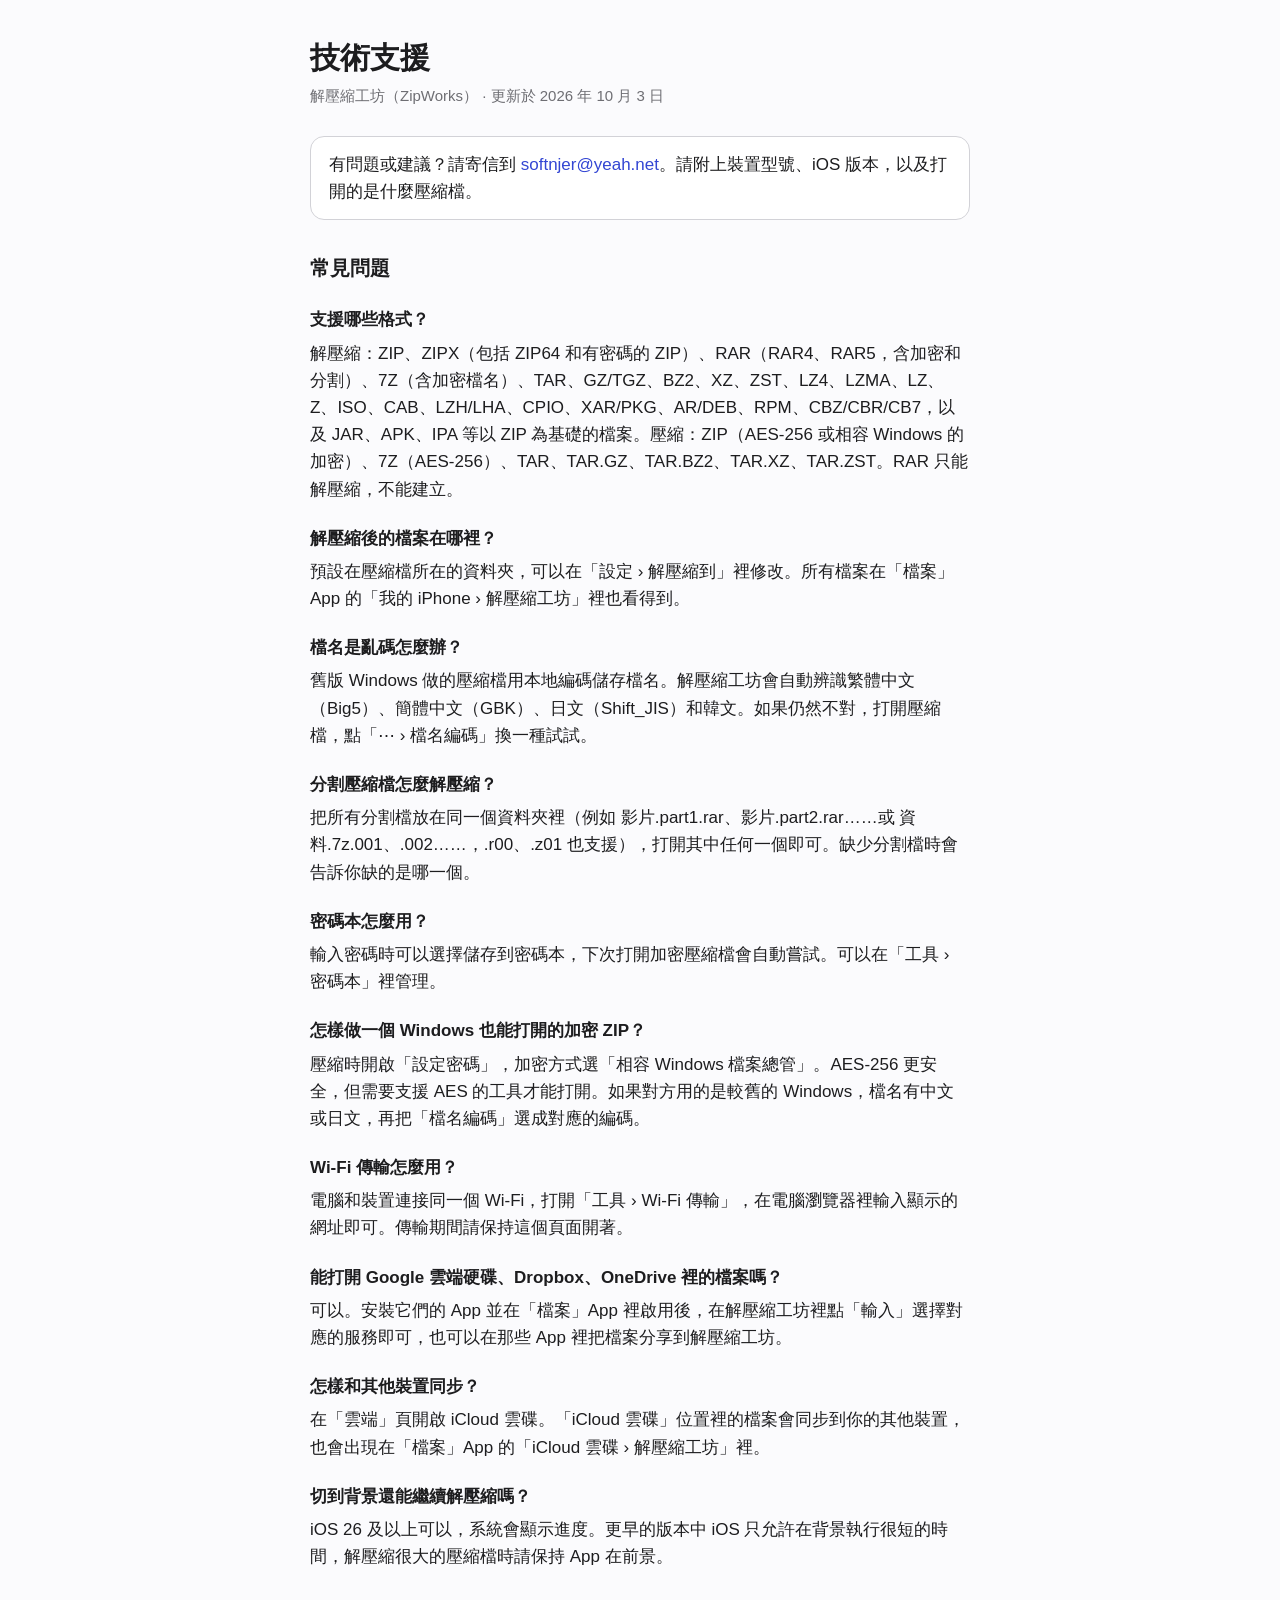
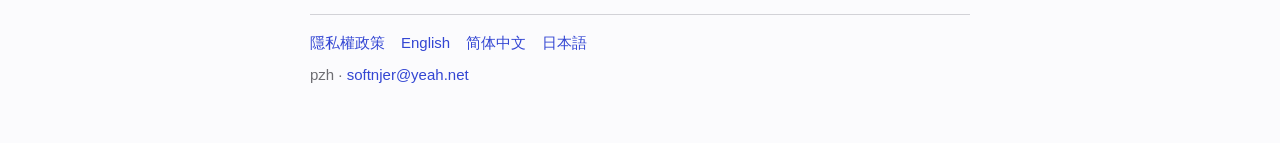
<file: support/zh-Hant.html>
<!doctype html>
<html lang="zh-Hant">
<head>
<meta charset="utf-8">
<meta name="viewport" content="width=device-width, initial-scale=1">
<title>技術支援 — 解壓縮工坊（ZipWorks）</title>
<link rel="stylesheet" href="../style.css">
</head>
<body>
<main>
<header><h1>技術支援</h1></header>
<p class="meta">解壓縮工坊（ZipWorks） · 更新於 2026 年 10 月 3 日</p>
<p class="short">有問題或建議？請寄信到 <a href="mailto:softnjer@yeah.net">softnjer@yeah.net</a>。請附上裝置型號、iOS 版本，以及打開的是什麼壓縮檔。</p>
<h2>常見問題</h2>
<h3>支援哪些格式？</h3>
<p>解壓縮：ZIP、ZIPX（包括 ZIP64 和有密碼的 ZIP）、RAR（RAR4、RAR5，含加密和分割）、7Z（含加密檔名）、TAR、GZ/TGZ、BZ2、XZ、ZST、LZ4、LZMA、LZ、Z、ISO、CAB、LZH/LHA、CPIO、XAR/PKG、AR/DEB、RPM、CBZ/CBR/CB7，以及 JAR、APK、IPA 等以 ZIP 為基礎的檔案。壓縮：ZIP（AES-256 或相容 Windows 的加密）、7Z（AES-256）、TAR、TAR.GZ、TAR.BZ2、TAR.XZ、TAR.ZST。RAR 只能解壓縮，不能建立。</p>
<h3>解壓縮後的檔案在哪裡？</h3>
<p>預設在壓縮檔所在的資料夾，可以在「設定 › 解壓縮到」裡修改。所有檔案在「檔案」App 的「我的 iPhone › 解壓縮工坊」裡也看得到。</p>
<h3>檔名是亂碼怎麼辦？</h3>
<p>舊版 Windows 做的壓縮檔用本地編碼儲存檔名。解壓縮工坊會自動辨識繁體中文（Big5）、簡體中文（GBK）、日文（Shift_JIS）和韓文。如果仍然不對，打開壓縮檔，點「⋯ › 檔名編碼」換一種試試。</p>
<h3>分割壓縮檔怎麼解壓縮？</h3>
<p>把所有分割檔放在同一個資料夾裡（例如 影片.part1.rar、影片.part2.rar……或 資料.7z.001、.002……，.r00、.z01 也支援），打開其中任何一個即可。缺少分割檔時會告訴你缺的是哪一個。</p>
<h3>密碼本怎麼用？</h3>
<p>輸入密碼時可以選擇儲存到密碼本，下次打開加密壓縮檔會自動嘗試。可以在「工具 › 密碼本」裡管理。</p>
<h3>怎樣做一個 Windows 也能打開的加密 ZIP？</h3>
<p>壓縮時開啟「設定密碼」，加密方式選「相容 Windows 檔案總管」。AES-256 更安全，但需要支援 AES 的工具才能打開。如果對方用的是較舊的 Windows，檔名有中文或日文，再把「檔名編碼」選成對應的編碼。</p>
<h3>Wi-Fi 傳輸怎麼用？</h3>
<p>電腦和裝置連接同一個 Wi-Fi，打開「工具 › Wi-Fi 傳輸」，在電腦瀏覽器裡輸入顯示的網址即可。傳輸期間請保持這個頁面開著。</p>
<h3>能打開 Google 雲端硬碟、Dropbox、OneDrive 裡的檔案嗎？</h3>
<p>可以。安裝它們的 App 並在「檔案」App 裡啟用後，在解壓縮工坊裡點「輸入」選擇對應的服務即可，也可以在那些 App 裡把檔案分享到解壓縮工坊。</p>
<h3>怎樣和其他裝置同步？</h3>
<p>在「雲端」頁開啟 iCloud 雲碟。「iCloud 雲碟」位置裡的檔案會同步到你的其他裝置，也會出現在「檔案」App 的「iCloud 雲碟 › 解壓縮工坊」裡。</p>
<h3>切到背景還能繼續解壓縮嗎？</h3>
<p>iOS 26 及以上可以，系統會顯示進度。更早的版本中 iOS 只允許在背景執行很短的時間，解壓縮很大的壓縮檔時請保持 App 在前景。</p>
<footer>
<nav><a href="../privacy/zh-Hant.html">隱私權政策</a> <a href="en.html" lang="en">English</a> <a href="zh-Hans.html" lang="zh-Hans">简体中文</a> <a href="ja.html" lang="ja">日本語</a></nav>
<div>pzh · <a href="mailto:softnjer@yeah.net">softnjer@yeah.net</a></div>
</footer>
</main>
</body>
</html>
</file>
<file: style.css>
:root { color-scheme: light dark; --bg:#fbfbfd; --fg:#1d1d1f; --muted:#6e6e73; --line:#d2d2d7; --accent:#3346d3; --card:#ffffff; }
@media (prefers-color-scheme: dark) { :root { --bg:#111113; --fg:#f5f5f7; --muted:#a1a1a6; --line:#3a3a3c; --accent:#8191ff; --card:#1c1c1e; } }
* { box-sizing: border-box; }
body { margin:0; background:var(--bg); color:var(--fg); font:17px/1.6 -apple-system, BlinkMacSystemFont, "Helvetica Neue", "PingFang SC", "Hiragino Sans", sans-serif; }
main { max-width: 700px; margin: 0 auto; padding: 40px 20px 56px; }
header { display:flex; align-items:center; gap:14px; margin-bottom: 8px; }
h1 { font-size: 30px; line-height:1.2; margin: 0; }
.meta { color: var(--muted); font-size: 15px; margin: 4px 0 28px; }
h2 { font-size: 20px; margin: 32px 0 8px; }
h3 { font-size: 17px; margin: 22px 0 4px; }
p, li { margin: 6px 0; }
ul { padding-left: 1.2em; }
.short { background: var(--card); border: 1px solid var(--line); border-radius: 14px; padding: 14px 18px; }
a { color: var(--accent); text-decoration: none; }
a:hover { text-decoration: underline; }
footer { margin-top: 44px; padding-top: 16px; border-top: 1px solid var(--line); color: var(--muted); font-size: 15px; }
footer nav { display:flex; flex-wrap:wrap; gap: 6px 16px; margin-bottom: 8px; }
</file>
